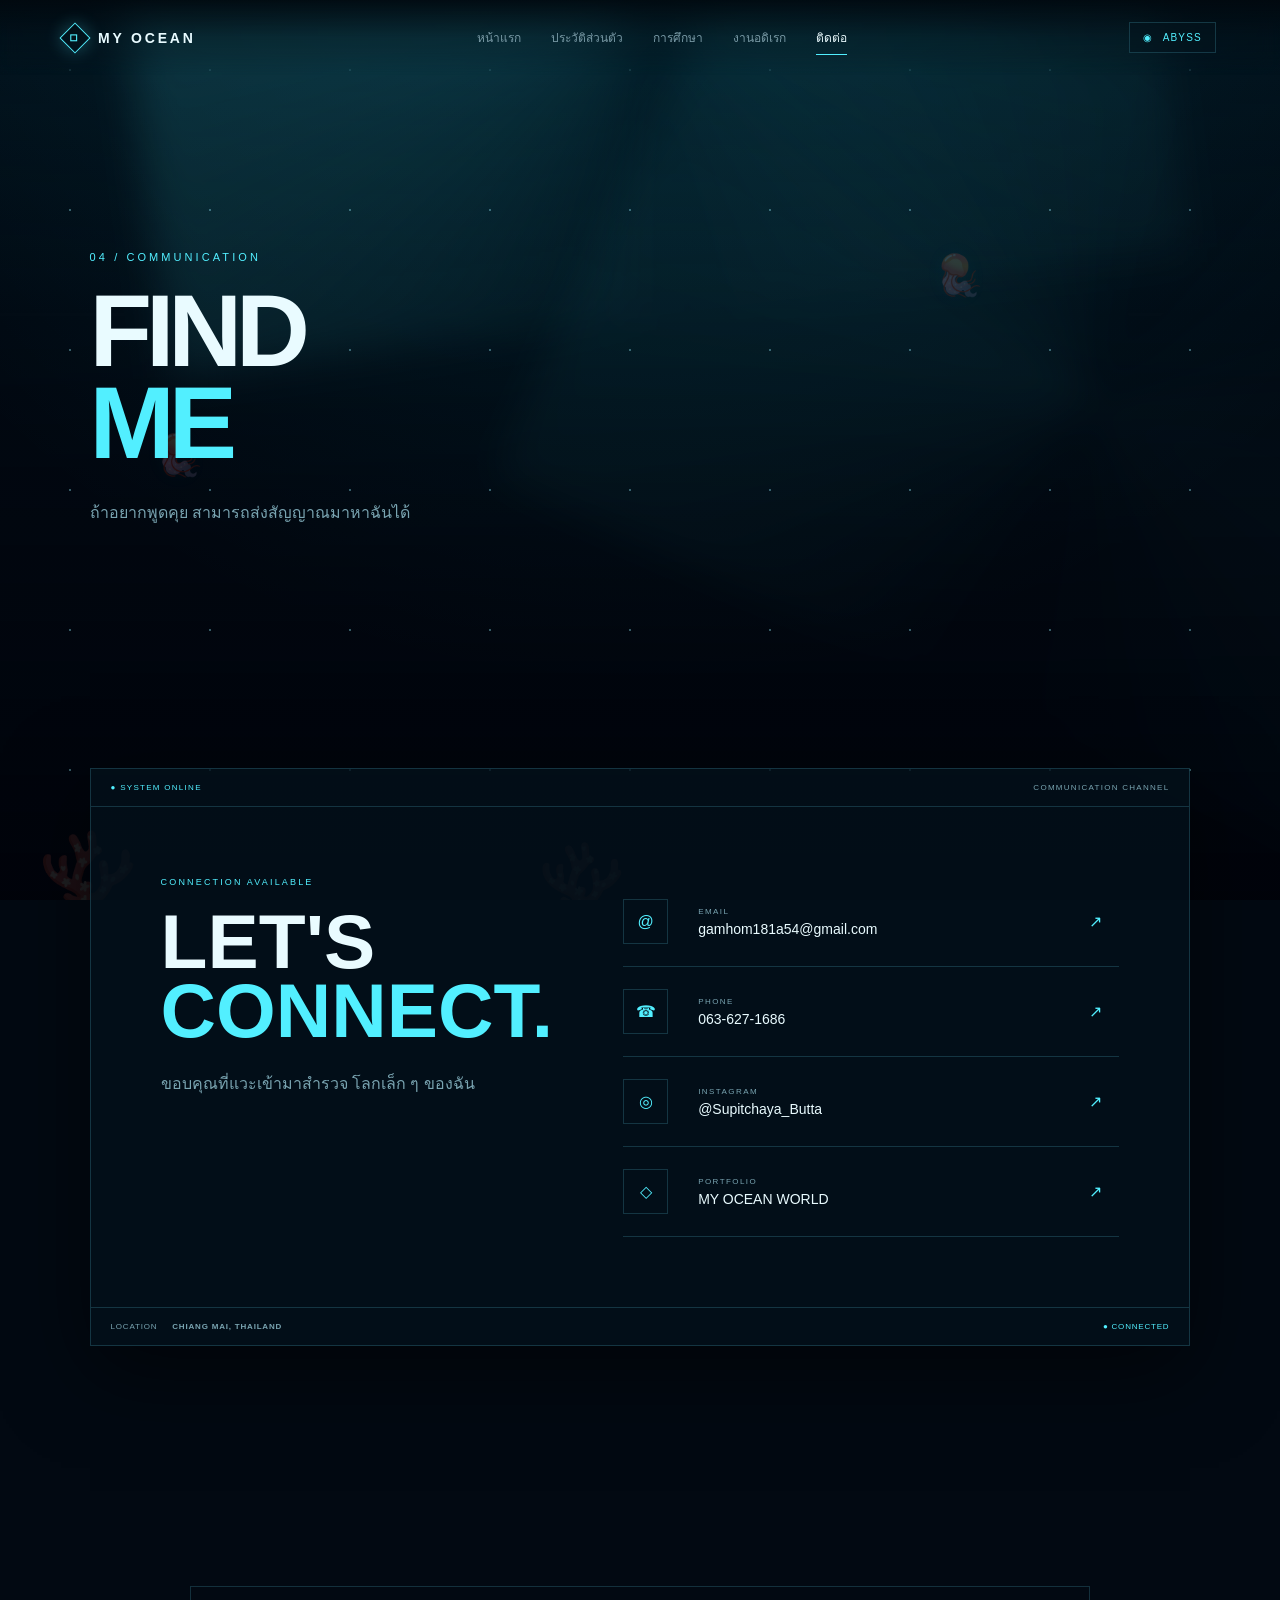
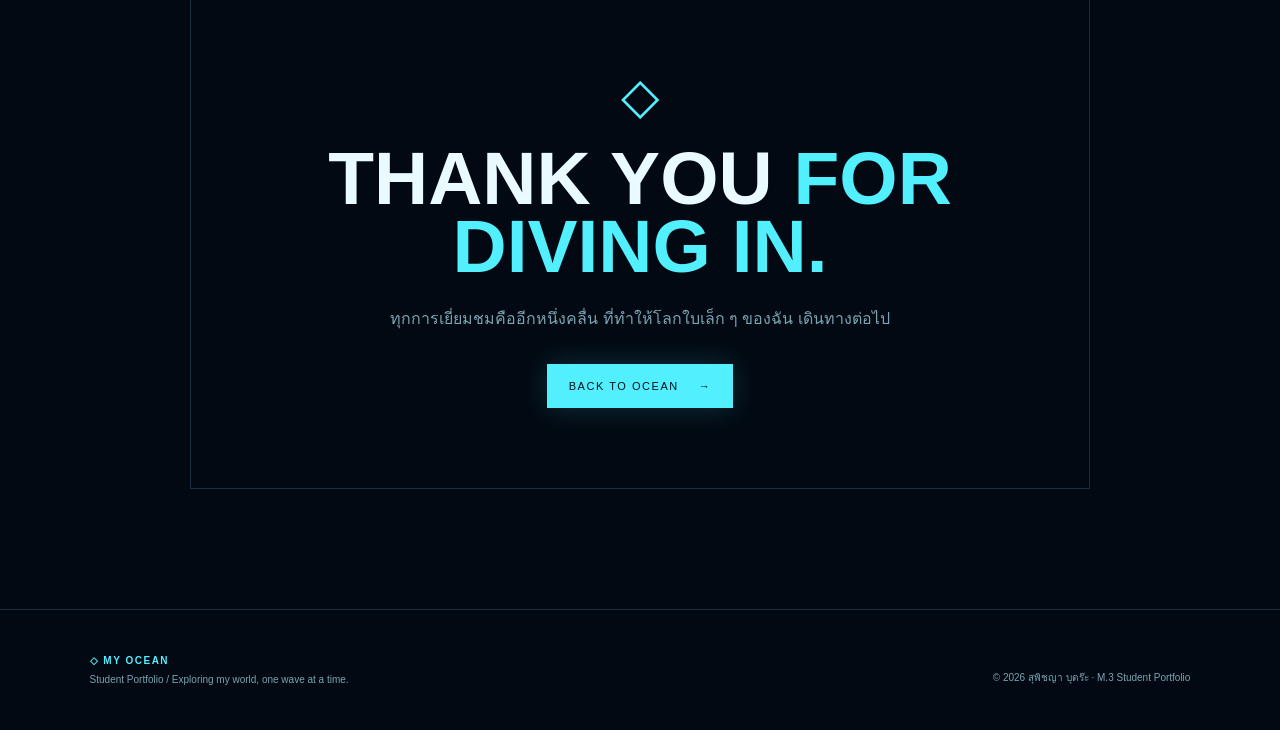
<file: contact.html>
<!DOCTYPE html>
<html lang="th">
<head>

    <meta charset="UTF-8">

    <meta name="viewport"
          content="width=device-width, initial-scale=1.0">

    <meta name="theme-color"
          content="#020b14">

    <title>Contact | My Ocean World</title>

    <link rel="stylesheet" href="style.css">

</head>

<body data-theme="abyss">

    <div id="loader">

        <div class="loader-ocean">
            <div class="loader-ring"></div>
            <div class="loader-core">◇</div>
        </div>

        <div class="loader-title">
            DIVING INTO MY WORLD
        </div>

        <div class="loader-subtitle">
            Establishing communication...
        </div>

        <div class="loader-bar">
            <span></span>
        </div>

        <div class="loader-percent">
            000%
        </div>

    </div>


    <div class="mouse-glow"></div>


    <div class="ocean-background">

        <div class="water-light"></div>
        <div class="water-light water-light-2"></div>
        <div class="particle-field"></div>

        <div class="bubble bubble-1"></div>
        <div class="bubble bubble-2"></div>
        <div class="bubble bubble-3"></div>
        <div class="bubble bubble-4"></div>
        <div class="bubble bubble-5"></div>
        <div class="bubble bubble-6"></div>

        <div class="sea-creature fish fish-1">🐟</div>
        <div class="sea-creature fish fish-2">🐠</div>
        <div class="sea-creature fish fish-3">🐡</div>
        <div class="sea-creature fish fish-5">🐟</div>

        <div class="sea-creature jelly jelly-1">🪼</div>
        <div class="sea-creature jelly jelly-2">🪼</div>

        <div class="coral coral-1">🪸</div>
        <div class="coral coral-3">🪸</div>

    </div>


    <header class="main-header">

        <a href="index.html" class="logo">

            <span class="logo-symbol">
                ◇
            </span>

            <span>
                MY OCEAN
            </span>

        </a>


        <nav class="desktop-nav">

            <a href="index.html">
                หน้าแรก
            </a>

            <a href="profile.html">
                ประวัติส่วนตัว
            </a>

            <a href="education.html">
                การศึกษา
            </a>

            <a href="hobby.html">
                งานอดิเรก
            </a>

            <a href="contact.html" class="active">
                ติดต่อ
            </a>

        </nav>


        <div class="header-actions">

            <button
                class="theme-button"
                id="themeToggle"
                type="button">

                <span class="theme-icon">◉</span>

                <span id="themeText">
                    ABYSS
                </span>

            </button>


            <button
                class="menu-button"
                id="menuButton"
                type="button">

                <span></span>
                <span></span>
                <span></span>

            </button>

        </div>

    </header>


    <div class="mobile-menu" id="mobileMenu">

        <a href="index.html">หน้าแรก</a>
        <a href="profile.html">ประวัติส่วนตัว</a>
        <a href="education.html">การศึกษา</a>
        <a href="hobby.html">งานอดิเรก</a>
        <a href="contact.html">ติดต่อ</a>

    </div>


    <main>

        <section class="page-hero section-padding">

            <div class="page-hero-content reveal">

                <div class="eyebrow">
                    04 / COMMUNICATION
                </div>

                <h1>
                    FIND
                    <span>ME</span>
                </h1>

                <p>
                    ถ้าอยากพูดคุย
                    สามารถส่งสัญญาณมาหาฉันได้
                </p>

            </div>

        </section>


        <section class="contact-section section-padding">

            <div class="contact-terminal reveal">

                <div class="terminal-top">

                    <span>
                        ● SYSTEM ONLINE
                    </span>

                    <span>
                        COMMUNICATION CHANNEL
                    </span>

                </div>


                <div class="terminal-main">

                    <div class="terminal-intro">

                        <div class="small-label">
                            CONNECTION AVAILABLE
                        </div>

                        <h2>
                            LET'S
                            <span>CONNECT.</span>
                        </h2>

                        <p>
                            ขอบคุณที่แวะเข้ามาสำรวจ
                            โลกเล็ก ๆ ของฉัน
                        </p>

                    </div>


                    <div class="contact-list">


                        <a
                            href="mailto:gamhom181a54@gmail.com"
                            class="contact-item">

                            <div class="contact-icon">
                                @
                            </div>

                            <div>

                                <span>
                                    EMAIL
                                </span>

                                <strong>
                                    gamhom181a54@gmail.com
                                </strong>

                            </div>

                            <div class="contact-arrow">
                                ↗
                            </div>

                        </a>


                        <a
                            href="tel:0636271686"
                            class="contact-item">

                            <div class="contact-icon">
                                ☎
                            </div>

                            <div>

                                <span>
                                    PHONE
                                </span>

                                <strong>
                                    063-627-1686
                                </strong>

                            </div>

                            <div class="contact-arrow">
                                ↗
                            </div>

                        </a>


                        <a
                            href="https://www.instagram.com/Supitchaya_Butta/"
                            target="_blank"
                            rel="noopener noreferrer"
                            class="contact-item">

                            <div class="contact-icon">
                                ◎
                            </div>

                            <div>

                                <span>
                                    INSTAGRAM
                                </span>

                                <strong>
                                    @Supitchaya_Butta
                                </strong>

                            </div>

                            <div class="contact-arrow">
                                ↗
                            </div>

                        </a>


                        <a
                            href="index.html"
                            class="contact-item">

                            <div class="contact-icon">
                                ◇
                            </div>

                            <div>

                                <span>
                                    PORTFOLIO
                                </span>

                                <strong>
                                    MY OCEAN WORLD
                                </strong>

                            </div>

                            <div class="contact-arrow">
                                ↗
                            </div>

                        </a>


                    </div>

                </div>


                <div class="terminal-bottom">

                    <span>
                        LOCATION
                    </span>

                    <strong>
                        CHIANG MAI, THAILAND
                    </strong>

                    <span class="terminal-status">
                        ● CONNECTED
                    </span>

                </div>

            </div>

        </section>


        <section class="contact-message section-padding">

            <div class="message-panel reveal">

                <div class="message-icon">
                    ◇
                </div>

                <h2>
                    THANK YOU
                    <span>FOR DIVING IN.</span>
                </h2>

                <p>
                    ทุกการเยี่ยมชมคืออีกหนึ่งคลื่น
                    ที่ทำให้โลกใบเล็ก ๆ ของฉัน
                    เดินทางต่อไป
                </p>

                <a
                    href="index.html"
                    class="btn btn-primary">

                    BACK TO OCEAN
                    <span>→</span>

                </a>

            </div>

        </section>

    </main>


    <footer class="site-footer">

        <div>

            <strong>
                ◇ MY OCEAN
            </strong>

            <p>
                Student Portfolio
                / Exploring my world,
                one wave at a time.
            </p>

        </div>

        <div class="footer-right">
            © 2026 สุพิชญา บุตร๊ะ · M.3 Student Portfolio
        </div>

    </footer>


    <div
        class="scroll-progress"
        id="scrollProgress">
    </div>


    <script src="script.js"></script>

</body>
</html>
</file>
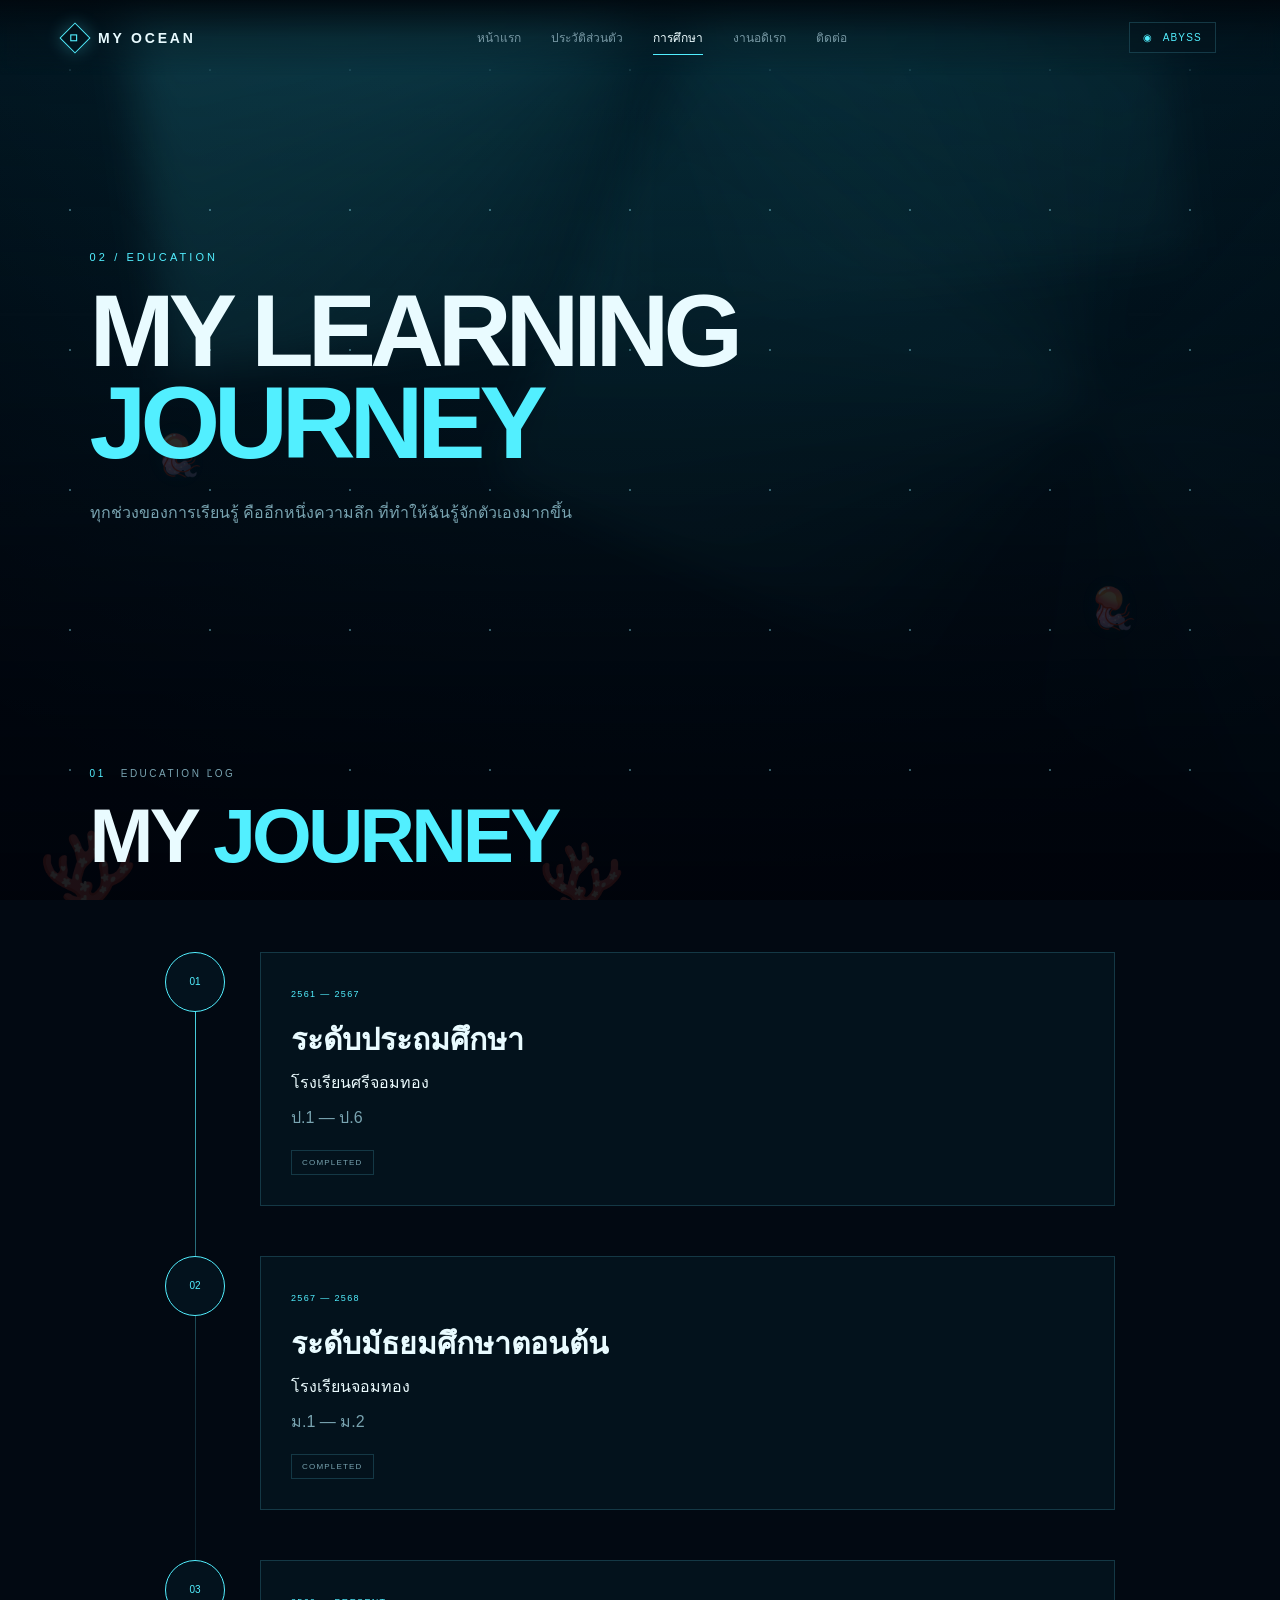
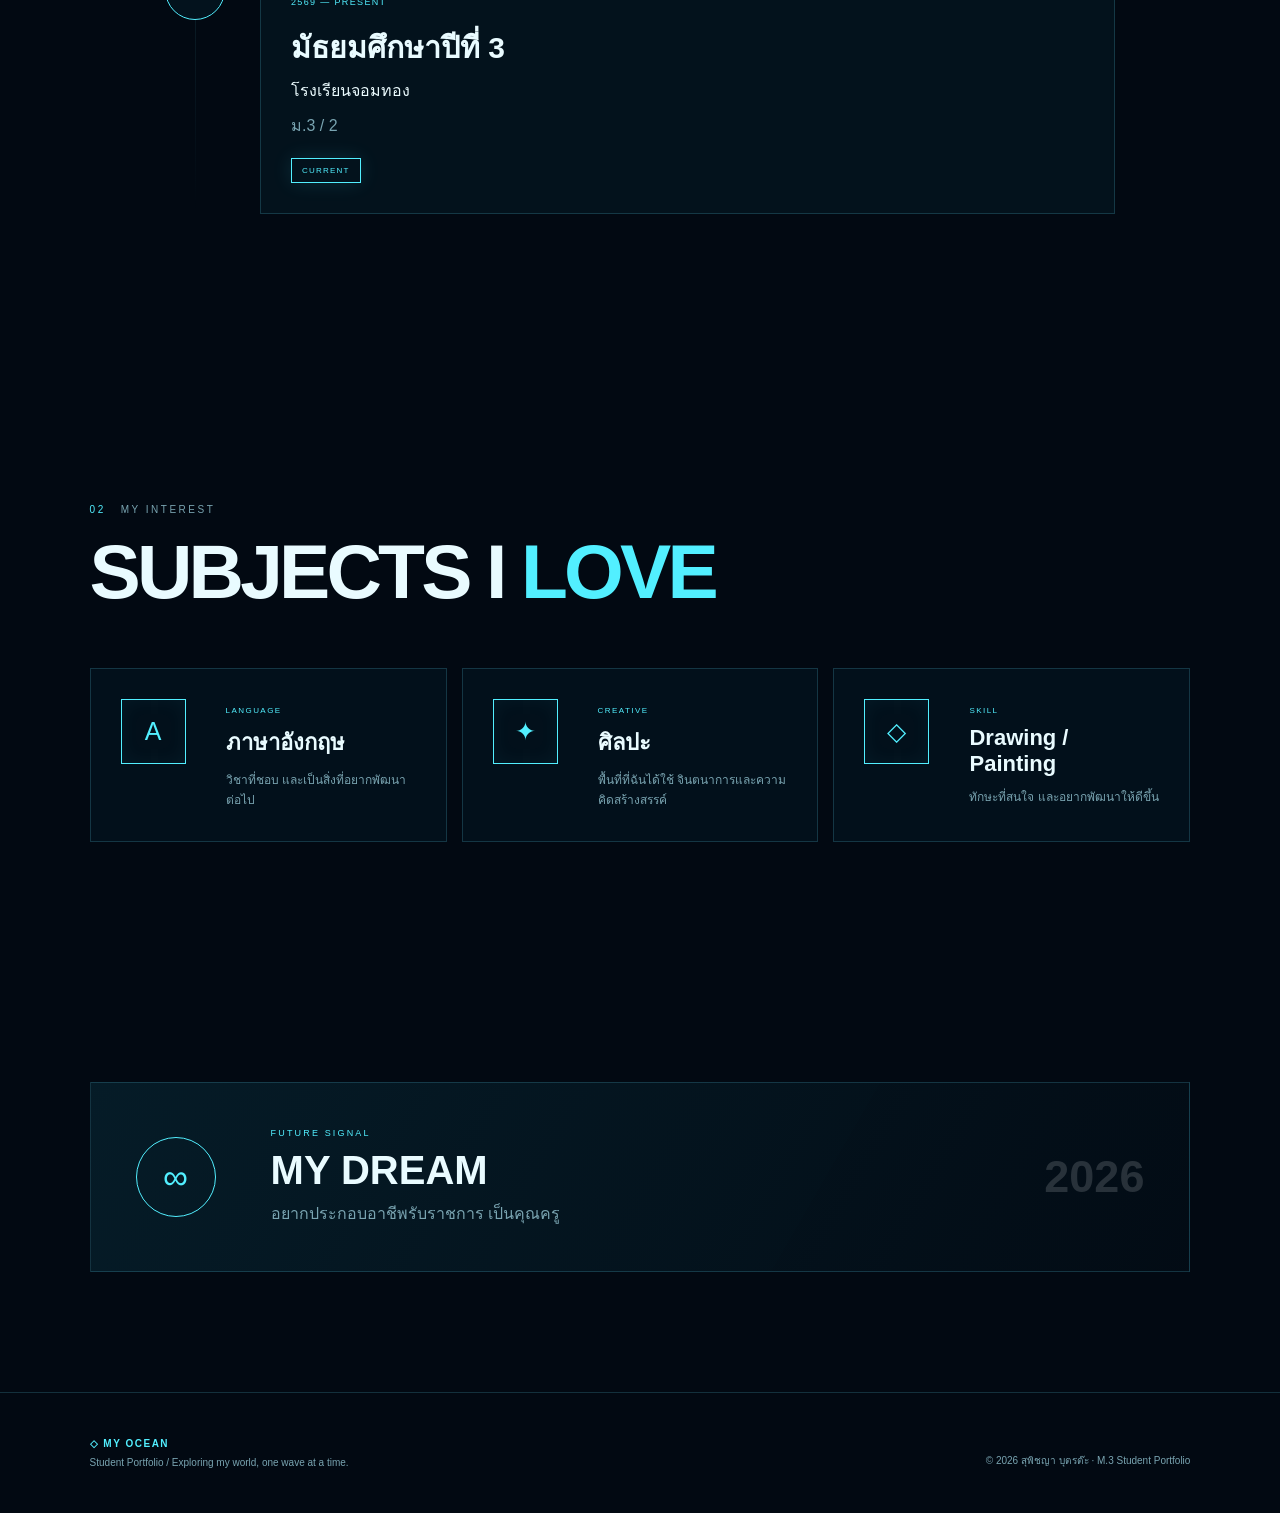
<file: education.html>
<!DOCTYPE html>
<html lang="th">
<head>

    <meta charset="UTF-8">

    <meta name="viewport"
          content="width=device-width, initial-scale=1.0">

    <meta name="theme-color"
          content="#020b14">

    <title>Education | My Ocean World</title>

    <link rel="stylesheet" href="style.css">

</head>

<body data-theme="abyss">

    <div id="loader">

        <div class="loader-ocean">
            <div class="loader-ring"></div>
            <div class="loader-core">◇</div>
        </div>

        <div class="loader-title">
            DIVING INTO MY WORLD
        </div>

        <div class="loader-subtitle">
            Exploring my education...
        </div>

        <div class="loader-bar">
            <span></span>
        </div>

        <div class="loader-percent">
            000%
        </div>

    </div>


    <div class="mouse-glow"></div>


    <div class="ocean-background">

        <div class="water-light"></div>
        <div class="water-light water-light-2"></div>
        <div class="particle-field"></div>

        <div class="bubble bubble-1"></div>
        <div class="bubble bubble-2"></div>
        <div class="bubble bubble-3"></div>
        <div class="bubble bubble-4"></div>
        <div class="bubble bubble-5"></div>
        <div class="bubble bubble-6"></div>
        <div class="bubble bubble-7"></div>

        <div class="sea-creature fish fish-1">🐟</div>
        <div class="sea-creature fish fish-2">🐠</div>
        <div class="sea-creature fish fish-3">🐡</div>
        <div class="sea-creature fish fish-5">🐟</div>

        <div class="sea-creature jelly jelly-1">🪼</div>
        <div class="sea-creature jelly jelly-3">🪼</div>

        <div class="coral coral-1">🪸</div>
        <div class="coral coral-3">🪸</div>

    </div>


    <header class="main-header">

        <a href="index.html" class="logo">

            <span class="logo-symbol">
                ◇
            </span>

            <span>
                MY OCEAN
            </span>

        </a>


        <nav class="desktop-nav">

            <a href="index.html">
                หน้าแรก
            </a>

            <a href="profile.html">
                ประวัติส่วนตัว
            </a>

            <a href="education.html" class="active">
                การศึกษา
            </a>

            <a href="hobby.html">
                งานอดิเรก
            </a>

            <a href="contact.html">
                ติดต่อ
            </a>

        </nav>


        <div class="header-actions">

            <button
                class="theme-button"
                id="themeToggle"
                type="button">

                <span class="theme-icon">◉</span>

                <span id="themeText">
                    ABYSS
                </span>

            </button>


            <button
                class="menu-button"
                id="menuButton"
                type="button">

                <span></span>
                <span></span>
                <span></span>

            </button>

        </div>

    </header>


    <div class="mobile-menu" id="mobileMenu">

        <a href="index.html">หน้าแรก</a>
        <a href="profile.html">ประวัติส่วนตัว</a>
        <a href="education.html">การศึกษา</a>
        <a href="hobby.html">งานอดิเรก</a>
        <a href="contact.html">ติดต่อ</a>

    </div>


    <main>

        <section class="page-hero section-padding">

            <div class="page-hero-content reveal">

                <div class="eyebrow">
                    02 / EDUCATION
                </div>

                <h1>
                    MY LEARNING
                    <span>JOURNEY</span>
                </h1>

                <p>
                    ทุกช่วงของการเรียนรู้
                    คืออีกหนึ่งความลึก
                    ที่ทำให้ฉันรู้จักตัวเองมากขึ้น
                </p>

            </div>

        </section>


        <!-- TIMELINE -->

        <section class="education-section section-padding">

            <div class="section-heading reveal">

                <div class="section-number">
                    01
                    <span>EDUCATION LOG</span>
                </div>

                <h2>
                    MY
                    <span>JOURNEY</span>
                </h2>

            </div>


            <div class="timeline">

                <div class="timeline-line"></div>


                <article class="timeline-item reveal">

                    <div class="timeline-dot">
                        01
                    </div>

                    <div class="timeline-card">

                        <span>
                            2561 — 2567
                        </span>

                        <h3>
                            ระดับประถมศึกษา
                        </h3>

                        <h4>
                            โรงเรียนศรีจอมทอง
                        </h4>

                        <p>
                            ป.1 — ป.6
                        </p>

                        <div class="status">
                            COMPLETED
                        </div>

                    </div>

                </article>


                <article class="timeline-item reveal">

                    <div class="timeline-dot">
                        02
                    </div>

                    <div class="timeline-card">

                        <span>
                            2567 — 2568
                        </span>

                        <h3>
                            ระดับมัธยมศึกษาตอนต้น
                        </h3>

                        <h4>
                            โรงเรียนจอมทอง
                        </h4>

                        <p>
                            ม.1 — ม.2
                        </p>

                        <div class="status">
                            COMPLETED
                        </div>

                    </div>

                </article>


                <article class="timeline-item current reveal">

                    <div class="timeline-dot">
                        03
                    </div>

                    <div class="timeline-card">

                        <span>
                            2569 — PRESENT
                        </span>

                        <h3>
                            มัธยมศึกษาปีที่ 3
                        </h3>

                        <h4>
                            โรงเรียนจอมทอง
                        </h4>

                        <p>
                            ม.3 / 2
                        </p>

                        <div class="status current-status">
                            CURRENT
                        </div>

                    </div>

                </article>

            </div>

        </section>


        <!-- SUBJECTS -->

        <section class="subjects-section section-padding">

            <div class="section-heading reveal">

                <div class="section-number">
                    02
                    <span>MY INTEREST</span>
                </div>

                <h2>
                    SUBJECTS I
                    <span>LOVE</span>
                </h2>

            </div>


            <div class="subject-grid">

                <article class="subject-card reveal tilt-card">

                    <div class="subject-icon">
                        A
                    </div>

                    <div>

                        <span>
                            LANGUAGE
                        </span>

                        <h3>
                            ภาษาอังกฤษ
                        </h3>

                        <p>
                            วิชาที่ชอบ
                            และเป็นสิ่งที่อยากพัฒนาต่อไป
                        </p>

                    </div>

                </article>


                <article class="subject-card reveal tilt-card">

                    <div class="subject-icon">
                        ✦
                    </div>

                    <div>

                        <span>
                            CREATIVE
                        </span>

                        <h3>
                            ศิลปะ
                        </h3>

                        <p>
                            พื้นที่ที่ฉันได้ใช้
                            จินตนาการและความคิดสร้างสรรค์
                        </p>

                    </div>

                </article>


                <article class="subject-card reveal tilt-card">

                    <div class="subject-icon">
                        ◇
                    </div>

                    <div>

                        <span>
                            SKILL
                        </span>

                        <h3>
                            Drawing / Painting
                        </h3>

                        <p>
                            ทักษะที่สนใจ
                            และอยากพัฒนาให้ดีขึ้น
                        </p>

                    </div>

                </article>

            </div>

        </section>


        <!-- FUTURE -->

        <section class="future-section section-padding">

            <div class="future-panel reveal">

                <div class="future-symbol">
                    ∞
                </div>

                <div>

                    <div class="small-label">
                        FUTURE SIGNAL
                    </div>

                    <h2>
                        MY DREAM
                    </h2>

                    <p>
                        อยากประกอบอาชีพรับราชการ
                        เป็นคุณครู
                    </p>

                </div>

                <div class="future-number">
                    2026
                </div>

            </div>

        </section>

    </main>


    <footer class="site-footer">

        <div>

            <strong>
                ◇ MY OCEAN
            </strong>

            <p>
                Student Portfolio
                / Exploring my world,
                one wave at a time.
            </p>

        </div>

        <div class="footer-right">
            © 2026 สุพิชญา บุตรต๊ะ · M.3 Student Portfolio
        </div>

    </footer>


    <div
        class="scroll-progress"
        id="scrollProgress">
    </div>


    <script src="script.js"></script>

</body>
</html>
</file>
<file: style.css>
/* =========================================================
   MY OCEAN WORLD
   MAIN STYLE SHEET
   ========================================================= */


/* =========================================================
   RESET
   ========================================================= */

* {
    margin: 0;
    padding: 0;
    box-sizing: border-box;
}


html {
    scroll-behavior: smooth;
}


body {
    min-height: 100vh;
    overflow-x: hidden;

    background:
        radial-gradient(
            circle at 50% -10%,
            rgba(0, 221, 255, 0.12),
            transparent 35%
        ),
        #020912;

    color: #e9fbff;

    font-family:
        "Noto Sans Thai",
        "Segoe UI",
        Arial,
        sans-serif;

    transition:
        background 0.7s ease,
        color 0.7s ease;
}


body::selection {
    background: #47efff;
    color: #001018;
}


a {
    color: inherit;
    text-decoration: none;
}


button {
    font-family: inherit;
}


img {
    max-width: 100%;
    display: block;
}


/* =========================================================
   VARIABLES
   ========================================================= */

:root {

    --bg:
        #020912;

    --bg-soft:
        #061520;

    --panel:
        rgba(4, 22, 34, 0.78);

    --panel-strong:
        rgba(5, 27, 42, 0.94);

    --cyan:
        #52efff;

    --cyan-soft:
        #91f7ff;

    --blue:
        #267eff;

    --violet:
        #9175ff;

    --white:
        #ecfcff;

    --muted:
        #79a4b1;

    --line:
        rgba(103, 228, 255, 0.18);

    --line-bright:
        rgba(103, 228, 255, 0.55);

    --shadow:
        0 25px 80px rgba(0, 0, 0, 0.55);

    --ease:
        cubic-bezier(0.22, 1, 0.36, 1);
}


/* =========================================================
   NEXUS THEME
   ========================================================= */

body[data-theme="nexus"] {

    --bg:
        #060514;

    --bg-soft:
        #0d0924;

    --panel:
        rgba(13, 10, 38, 0.78);

    --panel-strong:
        rgba(19, 12, 52, 0.95);

    --cyan:
        #52f6ff;

    --cyan-soft:
        #a9fbff;

    --blue:
        #5e7cff;

    --violet:
        #b46cff;

    --line:
        rgba(142, 109, 255, 0.25);

    --line-bright:
        rgba(152, 116, 255, 0.7);

    --shadow:
        0 30px 100px rgba(70, 20, 180, 0.3);

    background:
        radial-gradient(
            circle at 50% -10%,
            rgba(139, 91, 255, 0.24),
            transparent 38%
        ),
        #060514;
}


/* =========================================================
   LOADER
   ========================================================= */

#loader {

    position: fixed;

    inset: 0;

    z-index: 99999;

    display: flex;

    flex-direction: column;

    align-items: center;

    justify-content: center;

    background:
        radial-gradient(
            circle,
            #062b3d 0%,
            #020c15 45%,
            #000409 100%
        );

    transition:
        opacity 0.8s ease,
        visibility 0.8s ease;

}


#loader.loaded {

    opacity: 0;

    visibility: hidden;

    pointer-events: none;

}


.loader-ocean {

    position: relative;

    width: 110px;

    height: 110px;

    display: grid;

    place-items: center;

    margin-bottom: 30px;

}


.loader-ring {

    position: absolute;

    inset: 0;

    border-radius: 50%;

    border:
        1px solid rgba(80, 239, 255, 0.2);

    border-top-color:
        var(--cyan);

    animation:
        spin 1.2s linear infinite;

    box-shadow:
        0 0 40px rgba(82, 239, 255, 0.25);

}


.loader-core {

    color: var(--cyan);

    font-size: 34px;

    text-shadow:
        0 0 20px var(--cyan);

    animation:
        pulse 1.5s ease-in-out infinite;

}


.loader-title {

    letter-spacing: 0.3em;

    font-size: 14px;

    color: var(--white);

}


.loader-subtitle {

    margin-top: 10px;

    color: var(--muted);

    font-size: 12px;

}


.loader-bar {

    width: 220px;

    height: 2px;

    background: rgba(255,255,255,0.08);

    margin-top: 28px;

    overflow: hidden;

}


.loader-bar span {

    display: block;

    width: 0%;

    height: 100%;

    background: var(--cyan);

    box-shadow:
        0 0 20px var(--cyan);

    animation:
        loadingBar 1.8s ease forwards;

}


.loader-percent {

    margin-top: 10px;

    color: var(--cyan);

    font-size: 10px;

    letter-spacing: 0.2em;

}


/* =========================================================
   MOUSE GLOW
   ========================================================= */

.mouse-glow {

    position: fixed;

    width: 280px;

    height: 280px;

    border-radius: 50%;

    pointer-events: none;

    z-index: 4;

    background:
        radial-gradient(
            circle,
            rgba(82, 239, 255, 0.12),
            transparent 65%
        );

    transform:
        translate(-50%, -50%);

    opacity: 0;

    transition:
        opacity 0.3s ease;

}


/* =========================================================
   OCEAN BACKGROUND
   ========================================================= */

.ocean-background {

    position: fixed;

    inset: 0;

    z-index: -5;

    overflow: hidden;

    background:
        linear-gradient(
            180deg,
            rgba(4, 35, 48, 0.3),
            transparent 35%,
            rgba(0, 3, 10, 0.85)
        );

}


.water-light {

    position: absolute;

    width: 80vw;

    height: 70vh;

    top: -35vh;

    left: 10vw;

    background:
        conic-gradient(
            from 180deg,
            transparent,
            rgba(71, 238, 255, 0.13),
            transparent,
            rgba(71, 238, 255, 0.06),
            transparent
        );

    filter: blur(20px);

    transform:
        rotate(-7deg);

    animation:
        waterMove 12s ease-in-out infinite alternate;

}


.water-light-2 {

    top: 10%;

    left: 45%;

    opacity: 0.4;

    transform:
        rotate(25deg);

    animation-duration: 18s;

}


.particle-field {

    position: absolute;

    inset: 0;

    opacity: 0.45;

    background-image:
        radial-gradient(
            circle,
            rgba(151, 239, 255, 0.8) 1px,
            transparent 1px
        );

    background-size:
        140px 140px;

    animation:
        particles 25s linear infinite;

}


.bubble {

    position: absolute;

    width: 7px;

    height: 7px;

    border-radius: 50%;

    border:
        1px solid rgba(150, 246, 255, 0.35);

    box-shadow:
        0 0 12px rgba(77, 232, 255, 0.15);

    animation:
        bubbleRise linear infinite;

}


.bubble-1 {
    left: 8%;
    bottom: -20px;
    animation-duration: 13s;
}


.bubble-2 {
    left: 18%;
    bottom: -30px;
    animation-duration: 18s;
}


.bubble-3 {
    left: 31%;
    bottom: -20px;
    animation-duration: 11s;
}


.bubble-4 {
    left: 46%;
    bottom: -30px;
    animation-duration: 16s;
}


.bubble-5 {
    left: 57%;
    bottom: -20px;
    animation-duration: 20s;
}


.bubble-6 {
    left: 69%;
    bottom: -30px;
    animation-duration: 14s;
}


.bubble-7 {
    left: 81%;
    bottom: -20px;
    animation-duration: 17s;
}


.bubble-8 {
    left: 92%;
    bottom: -30px;
    animation-duration: 12s;
}


.bubble-9 {
    left: 40%;
    bottom: -20px;
    animation-duration: 22s;
}


.bubble-10 {
    left: 76%;
    bottom: -20px;
    animation-duration: 19s;
}


/* =========================================================
   SEA CREATURES
   ========================================================= */

.sea-creature {

    position: absolute;

    user-select: none;

    pointer-events: none;

    filter:
        drop-shadow(
            0 0 12px
            rgba(65, 220, 255, 0.25)
        );

}


.fish {

    font-size: 22px;

    opacity: 0.48;

    animation:
        fishSwim 22s linear infinite;

}


.fish-1 {
    top: 23%;
    left: -10%;
    animation-duration: 24s;
}


.fish-2 {
    top: 41%;
    left: -15%;
    animation-duration: 31s;
    animation-delay: 3s;
}


.fish-3 {
    top: 67%;
    left: -10%;
    animation-duration: 27s;
    animation-delay: 8s;
}


.fish-4 {
    top: 31%;
    left: -15%;
    animation-duration: 36s;
    animation-delay: 5s;
}


.fish-5 {
    top: 77%;
    left: -15%;
    animation-duration: 30s;
    animation-delay: 12s;
}


.fish-6 {
    top: 53%;
    left: -15%;
    animation-duration: 38s;
    animation-delay: 15s;
}


.jelly {

    font-size: 40px;

    opacity: 0.16;

    animation:
        jellyFloat 7s ease-in-out infinite;

}


.jelly-1 {
    left: 12%;
    top: 48%;
}


.jelly-2 {
    left: 73%;
    top: 28%;
    animation-delay: 2s;
}


.jelly-3 {
    left: 85%;
    top: 65%;
    animation-delay: 4s;
}


.squid {

    font-size: 40px;

    opacity: 0.1;

    animation:
        jellyFloat 10s ease-in-out infinite;

}


.squid-1 {

    right: 17%;

    top: 50%;

}


.whale-shadow {

    position: absolute;

    right: -100px;

    top: 15%;

    font-size: 120px;

    color: rgba(82, 146, 168, 0.035);

    letter-spacing: -0.2em;

    animation:
        whaleMove 35s ease-in-out infinite;

}


.coral {

    position: absolute;

    font-size: 80px;

    opacity: 0.12;

    bottom: -20px;

}


.coral-1 {
    left: 3%;
}


.coral-2 {
    right: 10%;
    font-size: 110px;
}


.coral-3 {
    left: 42%;
    font-size: 70px;
}


/* =========================================================
   HEADER
   ========================================================= */

.main-header {

    position: fixed;

    top: 0;

    left: 0;

    width: 100%;

    z-index: 1000;

    display: flex;

    align-items: center;

    justify-content: space-between;

    padding:
        22px 5vw;

    background:
        linear-gradient(
            180deg,
            rgba(1, 8, 14, 0.9),
            rgba(1, 8, 14, 0.25),
            transparent
        );

    backdrop-filter:
        blur(10px);

}


.logo {

    display: flex;

    align-items: center;

    gap: 12px;

    font-size: 14px;

    font-weight: 800;

    letter-spacing: 0.2em;

}


.logo-symbol {

    width: 22px;

    height: 22px;

    display: grid;

    place-items: center;

    color: var(--cyan);

    border:
        1px solid var(--cyan);

    transform:
        rotate(45deg);

    font-size: 12px;

    box-shadow:
        0 0 18px
        rgba(82, 239, 255, 0.3);

}


.logo-symbol::first-letter {
    transform: rotate(-45deg);
}


.desktop-nav {

    display: flex;

    align-items: center;

    gap: 30px;

}


.desktop-nav a {

    position: relative;

    color: #7899a5;

    font-size: 12px;

    transition:
        color 0.3s ease;

}


.desktop-nav a::after {

    content: "";

    position: absolute;

    left: 0;

    right: 0;

    bottom: -8px;

    height: 1px;

    background: var(--cyan);

    transform:
        scaleX(0);

    transform-origin: left;

    transition:
        transform 0.3s ease;

}


.desktop-nav a:hover,
.desktop-nav a.active {

    color: var(--white);

}


.desktop-nav a:hover::after,
.desktop-nav a.active::after {

    transform:
        scaleX(1);

}


.header-actions {

    display: flex;

    align-items: center;

    gap: 10px;

}


.theme-button {

    border:
        1px solid var(--line);

    background:
        rgba(5, 20, 30, 0.55);

    color: var(--cyan);

    padding:
        9px 13px;

    cursor: pointer;

    font-size: 10px;

    letter-spacing: 0.12em;

    transition:
        all 0.3s ease;

}


.theme-button:hover {

    border-color:
        var(--cyan);

    box-shadow:
        0 0 20px
        rgba(82, 239, 255, 0.18);

}


.theme-icon {

    margin-right: 6px;

}


.menu-button {

    display: none;

    border: 0;

    background: transparent;

    cursor: pointer;

}


.menu-button span {

    display: block;

    width: 25px;

    height: 1px;

    margin: 5px;

    background: var(--cyan);

}


/* =========================================================
   MOBILE MENU
   ========================================================= */

.mobile-menu {

    position: fixed;

    inset:
        70px 15px auto;

    z-index: 999;

    display: none;

    flex-direction: column;

    background:
        rgba(3, 17, 28, 0.97);

    border:
        1px solid var(--line);

    backdrop-filter:
        blur(20px);

}


.mobile-menu.open {
    display: flex;
}


.mobile-menu a {

    padding: 18px 22px;

    border-bottom:
        1px solid var(--line);

    color: var(--muted);

}


.mobile-menu a:hover {

    color: var(--cyan);

}


/* =========================================================
   GENERAL
   ========================================================= */

main {

    position: relative;

    z-index: 1;

}


.section-padding {

    padding:
        120px 7vw;

}


.hero-section {

    position: relative;

    min-height: 100vh;

    display: flex;

    align-items: center;

    padding:
        140px 7vw 100px;

}


.hero-grid {

    position: absolute;

    inset: 0;

    opacity: 0.13;

    background-image:
        linear-gradient(
            rgba(82,239,255,0.12) 1px,
            transparent 1px
        ),
        linear-gradient(
            90deg,
            rgba(82,239,255,0.12) 1px,
            transparent 1px
        );

    background-size:
        100px 100px;

    mask-image:
        linear-gradient(
            to bottom,
            black,
            transparent 80%
        );

}


.hero-content {

    position: relative;

    max-width: 800px;

    z-index: 5;

}


.eyebrow {

    color: var(--cyan);

    font-size: 11px;

    letter-spacing: 0.28em;

    margin-bottom: 22px;

}


.hero-content h1 {

    font-size:
        clamp(48px, 8vw, 115px);

    line-height: 0.88;

    font-weight: 800;

    letter-spacing: -0.06em;

}


.hero-content h1 span {

    color: transparent;

    -webkit-text-stroke:
        1px rgba(235, 252, 255, 0.45);

}


.hero-content h1 strong {

    display: block;

    color: var(--cyan);

    text-shadow:
        0 0 40px
        rgba(82,239,255,0.2);

}


.hero-description {

    margin-top: 35px;

    max-width: 650px;

    color: #9fc0ca;

    line-height: 1.9;

    font-size: 15px;

}


.hero-description strong {

    color: var(--white);

}


.hero-description span {

    color: var(--cyan);

}


.hero-buttons {

    display: flex;

    gap: 12px;

    margin-top: 35px;

}


.btn {

    display: inline-flex;

    align-items: center;

    gap: 20px;

    padding:
        15px 21px;

    border:
        1px solid var(--line);

    font-size: 11px;

    letter-spacing: 0.14em;

    transition:
        all 0.35s var(--ease);

}


.btn span {

    transition:
        transform 0.35s ease;

}


.btn:hover span {

    transform:
        translateX(6px);

}


.btn-primary {

    color: #001018;

    background:
        var(--cyan);

    border-color:
        var(--cyan);

    box-shadow:
        0 0 30px
        rgba(82,239,255,0.18);

}


.btn-primary:hover {

    box-shadow:
        0 0 50px
        rgba(82,239,255,0.38);

    transform:
        translateY(-3px);

}


.btn-outline {

    color: var(--white);

    background:
        rgba(255,255,255,0.02);

}


.btn-outline:hover {

    border-color:
        var(--cyan);

    color: var(--cyan);

}


/* =========================================================
   DEPTH PANEL
   ========================================================= */

.depth-panel {

    position: absolute;

    right: 7vw;

    top: 28%;

    width: 180px;

    padding: 20px;

    border-left:
        1px solid var(--line);

}


.panel-label {

    color: var(--muted);

    font-size: 9px;

    letter-spacing: 0.2em;

}


.depth-number {

    margin-top: 10px;

    font-size: 45px;

    line-height: 1;

    font-weight: 700;

    color: var(--cyan);

}


.depth-unit {

    color: var(--muted);

    font-size: 9px;

    letter-spacing: 0.15em;

}


.depth-line {

    height: 1px;

    background:
        var(--line);

    margin:
        18px 0;

}


.depth-line span {

    display: block;

    width: 42%;

    height: 100%;

    background:
        var(--cyan);

    box-shadow:
        0 0 12px
        var(--cyan);

}


.coordinates {

    display: grid;

    gap: 7px;

    color: var(--muted);

    font-size: 8px;

}


.coordinates span {

    color: var(--cyan);

    margin-right: 8px;

}


/* =========================================================
   HERO PROFILE
   ========================================================= */

.hero-profile-card {

    position: absolute;

    right: 7vw;

    bottom: 13%;

    width: 190px;

}


.profile-photo {

    position: relative;

    height: 235px;

    overflow: hidden;

    border:
        1px solid var(--line);

    background:
        linear-gradient(
            145deg,
            rgba(19, 60, 76, 0.5),
            rgba(2, 11, 18, 0.9)
        );

}


.profile-photo img {

    width: 100%;

    height: 100%;

    object-fit: cover;

    opacity: 0;

    transition:
        opacity 0.5s ease;

}


.profile-photo img.loaded {

    opacity: 1;

}


.photo-placeholder {

    position: absolute;

    inset: 0;

    display: flex;

    flex-direction: column;

    align-items: center;

    justify-content: center;

    gap: 12px;

    color: var(--muted);

    font-size: 9px;

    letter-spacing: 0.15em;

}


.photo-placeholder span {

    font-size: 35px;

    color: var(--cyan);

}


.photo-placeholder.hidden {

    opacity: 0;

}


.photo-placeholder.large span {

    font-size: 60px;

}


.scan-line {

    position: absolute;

    left: 0;

    right: 0;

    height: 1px;

    top: 0;

    background:
        var(--cyan);

    box-shadow:
        0 0 15px
        var(--cyan);

    animation:
        scan 4s linear infinite;

    opacity: 0.45;

}


.profile-card-info {

    border:
        1px solid var(--line);

    border-top: 0;

    padding:
        13px 15px;

    background:
        rgba(3, 16, 26, 0.75);

}


.tiny-label {

    font-size: 8px;

    letter-spacing: 0.2em;

    color: var(--cyan);

}


.profile-card-info h3 {

    margin-top: 6px;

    font-size: 20px;

}


.profile-card-info p {

    margin-top: 3px;

    color: var(--muted);

    font-size: 10px;

}


/* =========================================================
   FLOATING DATA
   ========================================================= */

.floating-data {

    position: absolute;

    color: var(--muted);

    font-size: 9px;

    letter-spacing: 0.2em;

    animation:
        floatData 5s ease-in-out infinite;

}


.floating-data span {

    color: var(--cyan);

    margin-right: 7px;

}


.data-1 {
    left: 7vw;
    bottom: 17%;
}


.data-2 {
    left: 37%;
    top: 25%;
    animation-delay: 1s;
}


.data-3 {
    right: 31%;
    bottom: 18%;
    animation-delay: 2s;
}


/* =========================================================
   SCROLL CUE
   ========================================================= */

.scroll-cue {

    position: absolute;

    left: 7vw;

    bottom: 35px;

    display: flex;

    align-items: center;

    gap: 14px;

    color: var(--muted);

    font-size: 9px;

    letter-spacing: 0.2em;

}


.scroll-arrow {

    color: var(--cyan);

    animation:
        arrowBounce 1.8s ease-in-out infinite;

}


/* =========================================================
   PAGE HERO
   ========================================================= */

.page-hero {

    min-height: 72vh;

    display: flex;

    align-items: flex-end;

    position: relative;

}


.page-hero-content {

    max-width: 850px;

}


.page-hero h1 {

    font-size:
        clamp(50px, 8vw, 110px);

    line-height: 0.9;

    letter-spacing: -0.06em;

}


.page-hero h1 span {

    display: block;

    color: var(--cyan);

}


.page-hero p {

    max-width: 600px;

    margin-top: 30px;

    color: var(--muted);

    line-height: 1.8;

}


/* =========================================================
   SECTION HEADINGS
   ========================================================= */

.section-number {

    display: flex;

    align-items: center;

    gap: 15px;

    color: var(--cyan);

    font-size: 10px;

    letter-spacing: 0.25em;

}


.section-number span {

    color: var(--muted);

}


.section-heading {

    margin-bottom: 60px;

}


.section-heading h2 {

    margin-top: 20px;

    font-size:
        clamp(42px, 6vw, 80px);

    line-height: 0.95;

    letter-spacing: -0.05em;

}


.section-heading h2 span {

    color: var(--cyan);

}


/* =========================================================
   INTRO
   ========================================================= */

.ocean-intro {

    position: relative;

}


.intro-layout {

    display: grid;

    grid-template-columns:
        1fr 1fr;

    gap: 8vw;

    margin-top: 50px;

}


.intro-title h2 {

    margin-top: 15px;

    font-size:
        clamp(55px, 7vw, 100px);

    line-height: 0.85;

    letter-spacing: -0.07em;

}


.intro-title h2 span {

    color: transparent;

    -webkit-text-stroke:
        1px var(--cyan);

}


.small-label {

    color: var(--cyan);

    font-size: 9px;

    letter-spacing: 0.24em;

}


.intro-text {

    padding-top: 10px;

}


.large-text {

    font-size: 25px;

    line-height: 1.5;

    color: var(--white);

}


.intro-text p:not(.large-text) {

    margin-top: 25px;

    color: var(--muted);

    line-height: 1.9;

}


.text-link {

    display: inline-flex;

    gap: 20px;

    margin-top: 30px;

    padding-bottom: 7px;

    border-bottom:
        1px solid var(--cyan);

    color: var(--cyan);

    font-size: 10px;

    letter-spacing: 0.15em;

}


/* =========================================================
   HIGHLIGHTS
   ========================================================= */

.highlights-section {

    background:
        linear-gradient(
            180deg,
            transparent,
            rgba(4, 25, 39, 0.35),
            transparent
        );

}


.highlight-grid {

    display: grid;

    grid-template-columns:
        repeat(4, 1fr);

    gap: 15px;

}


.highlight-card {

    position: relative;

    min-height: 320px;

    padding: 25px;

    border:
        1px solid var(--line);

    background:
        linear-gradient(
            145deg,
            rgba(8, 36, 50, 0.75),
            rgba(2, 12, 20, 0.8)
        );

    overflow: hidden;

    transition:
        transform 0.4s var(--ease),
        border-color 0.4s ease,
        box-shadow 0.4s ease;

}


.highlight-card::before {

    content: "";

    position: absolute;

    width: 120px;

    height: 120px;

    right: -60px;

    top: -60px;

    border-radius: 50%;

    background:
        rgba(82, 239, 255, 0.1);

    filter:
        blur(15px);

}


.highlight-card:hover {

    border-color:
        var(--line-bright);

    box-shadow:
        0 20px 60px
        rgba(0, 0, 0, 0.35);

}


.card-icon {

    font-size: 30px;

    color: var(--cyan);

}


.card-number {

    position: absolute;

    right: 20px;

    top: 20px;

    color: rgba(255,255,255,0.2);

    font-size: 10px;

}


.highlight-card h3 {

    margin-top: 70px;

    font-size: 25px;

    letter-spacing: 0.08em;

}


.highlight-card p {

    margin-top: 15px;

    color: var(--muted);

    font-size: 13px;

    line-height: 1.8;

}


.highlight-card a {

    position: absolute;

    bottom: 25px;

    color: var(--cyan);

    font-size: 9px;

    letter-spacing: 0.15em;

}


/* =========================================================
   NEXUS
   ========================================================= */

.nexus-preview {

    position: relative;

    min-height: 600px;

    display: flex;

    align-items: center;

    overflow: hidden;

    border-top:
        1px solid var(--line);

    border-bottom:
        1px solid var(--line);

}


.nexus-preview::before {

    content: "";

    position: absolute;

    inset: 0;

    background:
        radial-gradient(
            circle at 75% 50%,
            rgba(145,117,255,0.2),
            transparent 35%
        );

}


.nexus-grid {

    position: absolute;

    inset: 0;

    background-image:
        linear-gradient(
            rgba(145,117,255,0.13) 1px,
            transparent 1px
        ),
        linear-gradient(
            90deg,
            rgba(145,117,255,0.13) 1px,
            transparent 1px
        );

    background-size:
        55px 55px;

    transform:
        perspective(500px)
        rotateX(55deg)
        scale(1.8);

    transform-origin:
        center bottom;

    opacity: 0.3;

}


.nexus-content {

    position: relative;

    max-width: 700px;

}


.nexus-content h2 {

    font-size:
        clamp(50px, 7vw, 100px);

    line-height: 0.9;

    letter-spacing: -0.07em;

}


.nexus-content h2 span {

    color: transparent;

    -webkit-text-stroke:
        1px var(--cyan);

}


.nexus-content h2 strong {

    color: var(--violet);

    text-shadow:
        0 0 50px
        rgba(145,117,255,0.35);

}


.nexus-content p {

    max-width: 600px;

    margin-top: 30px;

    color: var(--muted);

    line-height: 1.8;

}


.nexus-button {

    margin-top: 35px;

    padding:
        15px 20px;

    border:
        1px solid var(--violet);

    color: var(--white);

    background:
        rgba(145,117,255,0.08);

    cursor: pointer;

    letter-spacing: 0.15em;

    font-size: 10px;

    transition:
        all 0.3s ease;

}


.nexus-button:hover {

    background:
        var(--violet);

    color: #08051a;

    box-shadow:
        0 0 40px
        rgba(145,117,255,0.35);

}


.nexus-button span {

    margin-left: 20px;

}


/* =========================================================
   FINAL
   ========================================================= */

.final-section {

    min-height: 600px;

    position: relative;

    display: grid;

    place-items: center;

    text-align: center;

    overflow: hidden;

}


.final-orbit {

    position: absolute;

    width: 500px;

    height: 500px;

    border:
        1px solid var(--line);

    border-radius: 50%;

    animation:
        orbitSpin 20s linear infinite;

}


.final-orbit::before,
.final-orbit::after {

    content: "";

    position: absolute;

    border-radius: 50%;

    border:
        1px solid var(--line);

}


.final-orbit::before {

    inset: 50px;

}


.final-orbit::after {

    inset: 110px;

}


.final-content {

    position: relative;

    z-index: 2;

}


.final-content h2 {

    margin-top: 20px;

    font-size:
        clamp(55px, 8vw, 105px);

    line-height: 0.85;

    letter-spacing: -0.07em;

}


.final-content h2 span {

    color: var(--cyan);

}


.final-content p {

    margin:
        25px 0 30px;

    color: var(--muted);

}


/* =========================================================
   PROFILE PAGE
   ========================================================= */

.profile-layout {

    display: grid;

    grid-template-columns:
        0.8fr 1.2fr;

    gap: 8vw;

    align-items: center;

}


.profile-big-photo {

    position: relative;

    min-height: 580px;

    border:
        1px solid var(--line);

    overflow: hidden;

    background:
        linear-gradient(
            145deg,
            #092636,
            #020912
        );

}


.profile-big-photo img {

    width: 100%;

    height: 100%;

    min-height: 580px;

    object-fit: cover;

    opacity: 0;

}


.profile-big-photo img.loaded {

    opacity: 1;

}


.profile-big-photo .photo-placeholder {

    background:
        radial-gradient(
            circle,
            rgba(82,239,255,0.08),
            transparent 55%
        );

}


.photo-corner {

    position: absolute;

    right: 0;

    bottom: 0;

    padding:
        12px 16px;

    background:
        var(--cyan);

    color: #001018;

    font-size: 9px;

    letter-spacing: 0.15em;

}


.profile-information h2 {

    margin-top: 20px;

    font-size:
        clamp(50px, 6vw, 85px);

    line-height: 0.9;

}


.profile-information h2 span {

    color: var(--cyan);

}


.nickname {

    margin-top: 15px;

    color: var(--cyan);

}


.profile-description {

    max-width: 650px;

    margin-top: 35px;

    color: var(--muted);

    line-height: 2;

}


.info-grid {

    display: grid;

    grid-template-columns:
        repeat(2, 1fr);

    margin-top: 40px;

    border-top:
        1px solid var(--line);

    border-left:
        1px solid var(--line);

}


.info-grid div {

    padding: 20px;

    border-right:
        1px solid var(--line);

    border-bottom:
        1px solid var(--line);

    color: var(--white);

}


.info-grid span {

    display: block;

    margin-bottom: 7px;

    color: var(--cyan);

    font-size: 8px;

    letter-spacing: 0.18em;

}


/* =========================================================
   QUOTE
   ========================================================= */

.quote-box {

    position: relative;

    max-width: 950px;

    margin: auto;

    padding:
        80px 7vw;

    text-align: center;

    border:
        1px solid var(--line);

    background:
        linear-gradient(
            145deg,
            rgba(8, 39, 53, 0.7),
            rgba(2, 10, 17, 0.8)
        );

}


.quote-mark {

    color: var(--cyan);

    font-size: 80px;

    line-height: 0.5;

}


.quote-box blockquote {

    margin-top: 30px;

    font-size:
        clamp(25px, 4vw, 45px);

    line-height: 1.5;

}


.quote-line {

    width: 60px;

    height: 1px;

    margin:
        30px auto 15px;

    background:
        var(--cyan);

}


.quote-box > span {

    color: var(--muted);

    font-size: 8px;

    letter-spacing: 0.2em;

}


/* =========================================================
   PERSONALITY
   ========================================================= */

.personality-grid {

    display: grid;

    grid-template-columns:
        repeat(3, 1fr);

    gap: 15px;

}


.info-card {

    min-height: 330px;

    padding: 30px;

    border:
        1px solid var(--line);

    background:
        rgba(5, 23, 34, 0.65);

    transition:
        border-color 0.4s ease,
        transform 0.4s var(--ease);

}


.info-card:hover {

    border-color:
        var(--line-bright);

}


.big-icon {

    font-size: 42px;

    color: var(--cyan);

}


.info-card > span {

    display: block;

    margin-top: 35px;

    color: var(--cyan);

    font-size: 8px;

    letter-spacing: 0.18em;

}


.info-card h3 {

    margin-top: 10px;

    font-size: 28px;

}


.info-card p {

    margin-top: 15px;

    color: var(--muted);

    line-height: 1.8;

}


/* =========================================================
   PAGE CTA
   ========================================================= */

.cta-panel {

    display: flex;

    align-items: center;

    justify-content: space-between;

    gap: 30px;

    padding:
        45px;

    border:
        1px solid var(--line);

    background:
        rgba(5, 25, 37, 0.65);

}


.cta-panel h2 {

    margin-top: 10px;

    font-size:
        clamp(30px, 4vw, 55px);

    line-height: 0.95;

}


.cta-panel h2 span {

    color: var(--cyan);

}


/* =========================================================
   EDUCATION TIMELINE
   ========================================================= */

.timeline {

    position: relative;

    max-width: 950px;

    margin:
        80px auto 0;

}


.timeline-line {

    position: absolute;

    top: 0;

    bottom: 0;

    left: 30px;

    width: 1px;

    background:
        linear-gradient(
            var(--cyan),
            var(--line),
            transparent
        );

}


.timeline-item {

    position: relative;

    display: grid;

    grid-template-columns:
        60px 1fr;

    gap: 35px;

    margin-bottom: 50px;

}


.timeline-dot {

    position: relative;

    width: 60px;

    height: 60px;

    display: grid;

    place-items: center;

    border:
        1px solid var(--cyan);

    border-radius: 50%;

    background:
        #03121d;

    color: var(--cyan);

    font-size: 10px;

    z-index: 2;

}


.timeline-card {

    position: relative;

    padding:
        30px;

    border:
        1px solid var(--line);

    background:
        rgba(5, 23, 34, 0.7);

}


.timeline-card > span {

    color: var(--cyan);

    font-size: 9px;

    letter-spacing: 0.15em;

}


.timeline-card h3 {

    margin-top: 15px;

    font-size: 30px;

}


.timeline-card h4 {

    margin-top: 7px;

    color: var(--white);

    font-weight: 500;

}


.timeline-card p {

    margin-top: 10px;

    color: var(--muted);

}


.status {

    display: inline-block;

    margin-top: 20px;

    padding:
        7px 10px;

    border:
        1px solid var(--line);

    color: var(--muted);

    font-size: 8px;

    letter-spacing: 0.15em;

}


.current-status {

    color: var(--cyan);

    border-color:
        var(--cyan);

    box-shadow:
        0 0 20px
        rgba(82,239,255,0.12);

}


/* =========================================================
   SUBJECTS
   ========================================================= */

.subject-grid {

    display: grid;

    grid-template-columns:
        repeat(3, 1fr);

    gap: 15px;

}


.subject-card {

    display: grid;

    grid-template-columns:
        80px 1fr;

    gap: 25px;

    padding: 30px;

    border:
        1px solid var(--line);

    background:
        rgba(4, 21, 32, 0.7);

}


.subject-icon {

    width: 65px;

    height: 65px;

    display: grid;

    place-items: center;

    border:
        1px solid var(--cyan);

    color: var(--cyan);

    font-size: 25px;

    box-shadow:
        inset 0 0 20px
        rgba(82,239,255,0.05);

}


.subject-card span {

    color: var(--cyan);

    font-size: 8px;

    letter-spacing: 0.18em;

}


.subject-card h3 {

    margin-top: 8px;

    font-size: 22px;

}


.subject-card p {

    margin-top: 10px;

    color: var(--muted);

    line-height: 1.7;

    font-size: 12px;

}


/* =========================================================
   FUTURE
   ========================================================= */

.future-panel {

    display: grid;

    grid-template-columns:
        100px 1fr auto;

    align-items: center;

    gap: 35px;

    padding: 45px;

    border:
        1px solid var(--line);

    background:
        linear-gradient(
            120deg,
            rgba(7, 34, 47, 0.75),
            rgba(3, 13, 22, 0.8)
        );

}


.future-symbol {

    width: 80px;

    height: 80px;

    display: grid;

    place-items: center;

    border:
        1px solid var(--cyan);

    border-radius: 50%;

    color: var(--cyan);

    font-size: 35px;

}


.future-panel h2 {

    margin-top: 10px;

    font-size: 40px;

}


.future-panel p {

    margin-top: 8px;

    color: var(--muted);

}


.future-number {

    color:
        rgba(255,255,255,0.15);

    font-size: 45px;

    font-weight: 800;

}


/* =========================================================
   HOBBIES
   ========================================================= */

.hobby-grid {

    display: grid;

    grid-template-columns:
        repeat(3, 1fr);

    gap: 18px;

}


.hobby-card {

    border:
        1px solid var(--line);

    background:
        rgba(3, 18, 28, 0.72);

    overflow: hidden;

    transition:
        transform 0.4s var(--ease),
        border-color 0.4s ease;

}


.hobby-card:hover {

    border-color:
        var(--line-bright);

}


.hobby-image {

    position: relative;

    height: 270px;

    overflow: hidden;

    background:
        linear-gradient(
            135deg,
            #0b3041,
            #020912
        );

}


.hobby-image img {

    width: 100%;

    height: 100%;

    object-fit: cover;

    opacity: 0;

    transition:
        opacity 0.6s ease,
        transform 0.8s var(--ease);

}


.hobby-image img.loaded {

    opacity: 0.8;

}


.hobby-card:hover img {

    transform:
        scale(1.08);

}


.image-fallback {

    position: absolute;

    inset: 0;

    display: grid;

    place-items: center;

    font-size: 55px;

    color: var(--cyan);

    background:
        radial-gradient(
            circle,
            rgba(82,239,255,0.1),
            transparent 60%
        );

}


.image-fallback.hidden {

    opacity: 0;

}


.hobby-number {

    position: absolute;

    top: 15px;

    right: 15px;

    width: 40px;

    height: 40px;

    display: grid;

    place-items: center;

    border:
        1px solid rgba(255,255,255,0.2);

    background:
        rgba(0,0,0,0.25);

    backdrop-filter:
        blur(5px);

    color: var(--white);

    font-size: 10px;

}


.hobby-content {

    padding: 25px;

}


.hobby-content span {

    color: var(--cyan);

    font-size: 8px;

    letter-spacing: 0.2em;

}


.hobby-content h3 {

    margin-top: 8px;

    font-size: 28px;

}


.hobby-content p {

    margin-top: 10px;

    color: var(--muted);

}


/* =========================================================
   CONTACT
   ========================================================= */

.contact-terminal {

    border:
        1px solid var(--line);

    background:
        rgba(3, 17, 27, 0.8);

    box-shadow:
        var(--shadow);

}


.terminal-top {

    display: flex;

    justify-content: space-between;

    padding:
        14px 20px;

    border-bottom:
        1px solid var(--line);

    color: var(--muted);

    font-size: 8px;

    letter-spacing: 0.16em;

}


.terminal-top span:first-child {

    color: var(--cyan);

}


.terminal-main {

    display: grid;

    grid-template-columns:
        0.8fr 1.2fr;

    gap: 70px;

    padding:
        70px;

}


.terminal-intro h2 {

    margin-top: 20px;

    font-size:
        clamp(45px, 6vw, 80px);

    line-height: 0.9;

}


.terminal-intro h2 span {

    display: block;

    color: var(--cyan);

}


.terminal-intro p {

    max-width: 400px;

    margin-top: 25px;

    color: var(--muted);

    line-height: 1.8;

}


.contact-list {

    display: flex;

    flex-direction: column;

}


.contact-item {

    display: grid;

    grid-template-columns:
        55px 1fr 30px;

    align-items: center;

    gap: 20px;

    padding:
        22px 0;

    border-bottom:
        1px solid var(--line);

    transition:
        color 0.3s ease,
        transform 0.3s ease;

}


.contact-item:hover {

    color: var(--cyan);

    transform:
        translateX(8px);

}


.contact-icon {

    width: 45px;

    height: 45px;

    display: grid;

    place-items: center;

    border:
        1px solid var(--line);

    color: var(--cyan);

}


.contact-item span {

    display: block;

    color: var(--muted);

    font-size: 8px;

    letter-spacing: 0.18em;

}


.contact-item strong {

    display: block;

    margin-top: 5px;

    font-size: 14px;

    font-weight: 500;

}


.contact-arrow {

    color: var(--cyan);

}


.terminal-bottom {

    display: flex;

    align-items: center;

    gap: 15px;

    padding:
        14px 20px;

    border-top:
        1px solid var(--line);

    color: var(--muted);

    font-size: 8px;

    letter-spacing: 0.1em;

}


.terminal-status {

    margin-left: auto;

    color: var(--cyan);

}


.message-panel {

    max-width: 900px;

    margin: auto;

    padding:
        80px 30px;

    text-align: center;

    border:
        1px solid var(--line);

}


.message-icon {

    color: var(--cyan);

    font-size: 50px;

}


.message-panel h2 {

    margin-top: 20px;

    font-size:
        clamp(40px, 6vw, 75px);

    line-height: 0.9;

}


.message-panel h2 span {

    color: var(--cyan);

}


.message-panel p {

    max-width: 550px;

    margin:
        25px auto 30px;

    color: var(--muted);

    line-height: 1.8;

}


/* =========================================================
   AUDIO
   ========================================================= */

.audio-player {

    position: fixed;

    z-index: 900;

    left: 25px;

    bottom: 25px;

    display: flex;

    align-items: center;

    gap: 15px;

    min-width: 245px;

    padding:
        10px 13px;

    border:
        1px solid var(--line);

    background:
        rgba(3, 15, 24, 0.9);

    backdrop-filter:
        blur(15px);

    box-shadow:
        0 15px 40px
        rgba(0,0,0,0.35);

}


.audio-info {

    display: flex;

    align-items: center;

    gap: 10px;

    flex: 1;

}


.audio-disc {

    width: 34px;

    height: 34px;

    display: grid;

    place-items: center;

    border:
        1px solid var(--cyan);

    border-radius: 50%;

    color: var(--cyan);

}


.audio-info span {

    display: block;

    color: var(--muted);

    font-size: 7px;

    letter-spacing: 0.15em;

}


.audio-info strong {

    display: block;

    margin-top: 3px;

    font-size: 10px;

}


#audioToggle {

    width: 32px;

    height: 32px;

    border:
        1px solid var(--line);

    background:
        transparent;

    color: var(--cyan);

    cursor: pointer;

}


.audio-bars {

    display: flex;

    gap: 3px;

    align-items: center;

}


.audio-bars i {

    width: 2px;

    height: 10px;

    background:
        var(--cyan);

    animation:
        audioBar 0.8s ease-in-out infinite alternate;

}


.audio-bars i:nth-child(2) {
    animation-delay: 0.1s;
}


.audio-bars i:nth-child(3) {
    animation-delay: 0.25s;
}


.audio-bars i:nth-child(4) {
    animation-delay: 0.15s;
}


.audio-bars i:nth-child(5) {
    animation-delay: 0.35s;
}


.audio-player:not(.playing)
.audio-bars i {

    animation-play-state:
        paused;

    height: 4px;

}


/* =========================================================
   FOOTER
   ========================================================= */

.site-footer {

    position: relative;

    z-index: 3;

    display: flex;

    justify-content: space-between;

    gap: 30px;

    padding:
        45px 7vw;

    border-top:
        1px solid var(--line);

    color: var(--muted);

    font-size: 10px;

}


.site-footer strong {

    color: var(--cyan);

    letter-spacing: 0.15em;

}


.site-footer p {

    margin-top: 8px;

}


.footer-right {

    align-self: flex-end;

    text-align: right;

}


/* =========================================================
   SCROLL PROGRESS
   ========================================================= */

.scroll-progress {

    position: fixed;

    top: 0;

    left: 0;

    width: 0%;

    height: 2px;

    z-index: 9999;

    background:
        var(--cyan);

    box-shadow:
        0 0 15px
        var(--cyan);

}


/* =========================================================
   REVEAL
   ========================================================= */

.reveal {

    opacity: 0;

    transform:
        translateY(40px);

    transition:
        opacity 0.9s var(--ease),
        transform 0.9s var(--ease);

}


.reveal.visible {

    opacity: 1;

    transform:
        translateY(0);

}


/* =========================================================
   ANIMATIONS
   ========================================================= */

@keyframes spin {

    to {
        transform: rotate(360deg);
    }

}


@keyframes pulse {

    0%,
    100% {
        opacity: 0.5;
        transform: scale(0.9);
    }

    50% {
        opacity: 1;
        transform: scale(1.1);
    }

}


@keyframes loadingBar {

    from {
        width: 0%;
    }

    to {
        width: 100%;
    }

}


@keyframes waterMove {

    from {
        transform:
            translateX(-4%)
            rotate(-7deg);
    }

    to {
        transform:
            translateX(5%)
            rotate(5deg);
    }

}


@keyframes particles {

    from {
        background-position:
            0 0;
    }

    to {
        background-position:
            140px 280px;
    }

}


@keyframes bubbleRise {

    0% {
        transform:
            translateY(0)
            translateX(0)
            scale(0.7);

        opacity: 0;
    }

    10% {
        opacity: 0.5;
    }

    100% {
        transform:
            translateY(-110vh)
            translateX(50px)
            scale(1.3);

        opacity: 0;
    }

}


@keyframes fishSwim {

    0% {
        transform:
            translateX(0)
            translateY(0);
    }

    25% {
        transform:
            translateX(30vw)
            translateY(-20px);
    }

    50% {
        transform:
            translateX(65vw)
            translateY(25px);
    }

    75% {
        transform:
            translateX(100vw)
            translateY(-15px);
    }

    100% {
        transform:
            translateX(120vw)
            translateY(0);
    }

}


@keyframes jellyFloat {

    0%,
    100% {
        transform:
            translateY(0)
            rotate(-3deg);
    }

    50% {
        transform:
            translateY(-35px)
            rotate(5deg);
    }

}


@keyframes whaleMove {

    0%,
    100% {
        transform:
            translateX(0)
            translateY(0);
    }

    50% {
        transform:
            translateX(-100px)
            translateY(50px);
    }

}


@keyframes scan {

    0% {
        top: 0;
    }

    100% {
        top: 100%;
    }

}


@keyframes floatData {

    0%,
    100% {
        transform:
            translateY(0);
    }

    50% {
        transform:
            translateY(-12px);
    }

}


@keyframes arrowBounce {

    0%,
    100% {
        transform:
            translateY(0);
    }

    50% {
        transform:
            translateY(7px);
    }

}


@keyframes orbitSpin {

    from {
        transform:
            rotate(0deg);
    }

    to {
        transform:
            rotate(360deg);
    }

}


@keyframes audioBar {

    from {
        height: 4px;
    }

    to {
        height: 17px;
    }

}


/* =========================================================
   RESPONSIVE
   ========================================================= */

@media (max-width: 1100px) {

    .desktop-nav {
        gap: 15px;
    }

    .highlight-grid {
        grid-template-columns:
            repeat(2, 1fr);
    }

    .hobby-grid {
        grid-template-columns:
            repeat(2, 1fr);
    }

    .subject-grid {
        grid-template-columns:
            1fr;
    }

    .hero-profile-card {
        right: 4vw;
    }

}


@media (max-width: 800px) {

    .desktop-nav {
        display: none;
    }


    .menu-button {
        display: block;
    }


    .main-header {
        padding:
            17px 5vw;
    }


    .hero-section {
        min-height: 100svh;
        padding:
            130px 6vw 100px;
        align-items: flex-start;
    }


    .hero-content {
        padding-top: 20px;
    }


    .hero-content h1 {
        font-size:
            clamp(45px, 14vw, 80px);
    }


    .hero-description {
        font-size: 13px;
    }


    .depth-panel {
        display: none;
    }


    .hero-profile-card {
        display: none;
    }


    .floating-data {
        display: none;
    }


    .scroll-cue {
        left: 6vw;
        bottom: 25px;
    }


    .intro-layout {
        grid-template-columns:
            1fr;

        gap: 40px;
    }


    .highlight-grid {
        grid-template-columns:
            1fr;
    }


    .personality-grid {
        grid-template-columns:
            1fr;
    }


    .profile-layout {
        grid-template-columns:
            1fr;
    }


    .profile-big-photo {
        min-height: 450px;
    }


    .profile-big-photo img {
        min-height: 450px;
    }


    .timeline-line {
        left: 22px;
    }


    .timeline-item {
        grid-template-columns:
            45px 1fr;

        gap: 20px;
    }


    .timeline-dot {
        width: 45px;
        height: 45px;
        font-size: 8px;
    }


    .future-panel {
        grid-template-columns:
            1fr;

        text-align: center;

        justify-items: center;
    }


    .future-number {
        display: none;
    }


    .terminal-main {
        grid-template-columns:
            1fr;

        gap: 50px;

        padding:
            40px 25px;
    }


    .cta-panel {
        flex-direction: column;
        align-items: flex-start;
    }


    .site-footer {
        flex-direction: column;
    }


    .footer-right {
        align-self: flex-start;
        text-align: left;
    }

}


@media (max-width: 560px) {

    .section-padding {
        padding:
            85px 6vw;
    }


    .hero-buttons {
        flex-direction: column;

        align-items:
            flex-start;
    }


    .btn {
        width: 100%;
        justify-content: space-between;
    }


    .hobby-grid {
        grid-template-columns:
            1fr;
    }


    .info-grid {
        grid-template-columns:
            1fr;
    }


    .terminal-top {
        flex-direction: column;
        gap: 8px;
    }


    .contact-item {
        grid-template-columns:
            45px 1fr 20px;

        gap: 12px;
    }


    .contact-item strong {
        font-size: 11px;
        word-break: break-word;
    }


    .audio-player {
        left: 12px;
        right: 12px;
        bottom: 12px;
        min-width: 0;
    }


    .audio-bars {
        display: none;
    }


    .page-hero {
        min-height: 65vh;
    }


    .page-hero h1 {
        font-size:
            clamp(45px, 15vw, 70px);
    }


    .timeline-card {
        padding: 22px;
    }


    .timeline-card h3 {
        font-size: 23px;
    }


    .subject-card {
        grid-template-columns:
            1fr;
    }

}


/* =========================================================
   ACCESSIBILITY
   ========================================================= */

@media (prefers-reduced-motion: reduce) {

    *,
    *::before,
    *::after {

        animation-duration:
            0.01ms !important;

        animation-iteration-count:
            1 !important;

        scroll-behavior:
            auto !important;

        transition-duration:
            0.01ms !important;

    }

}
</file>
